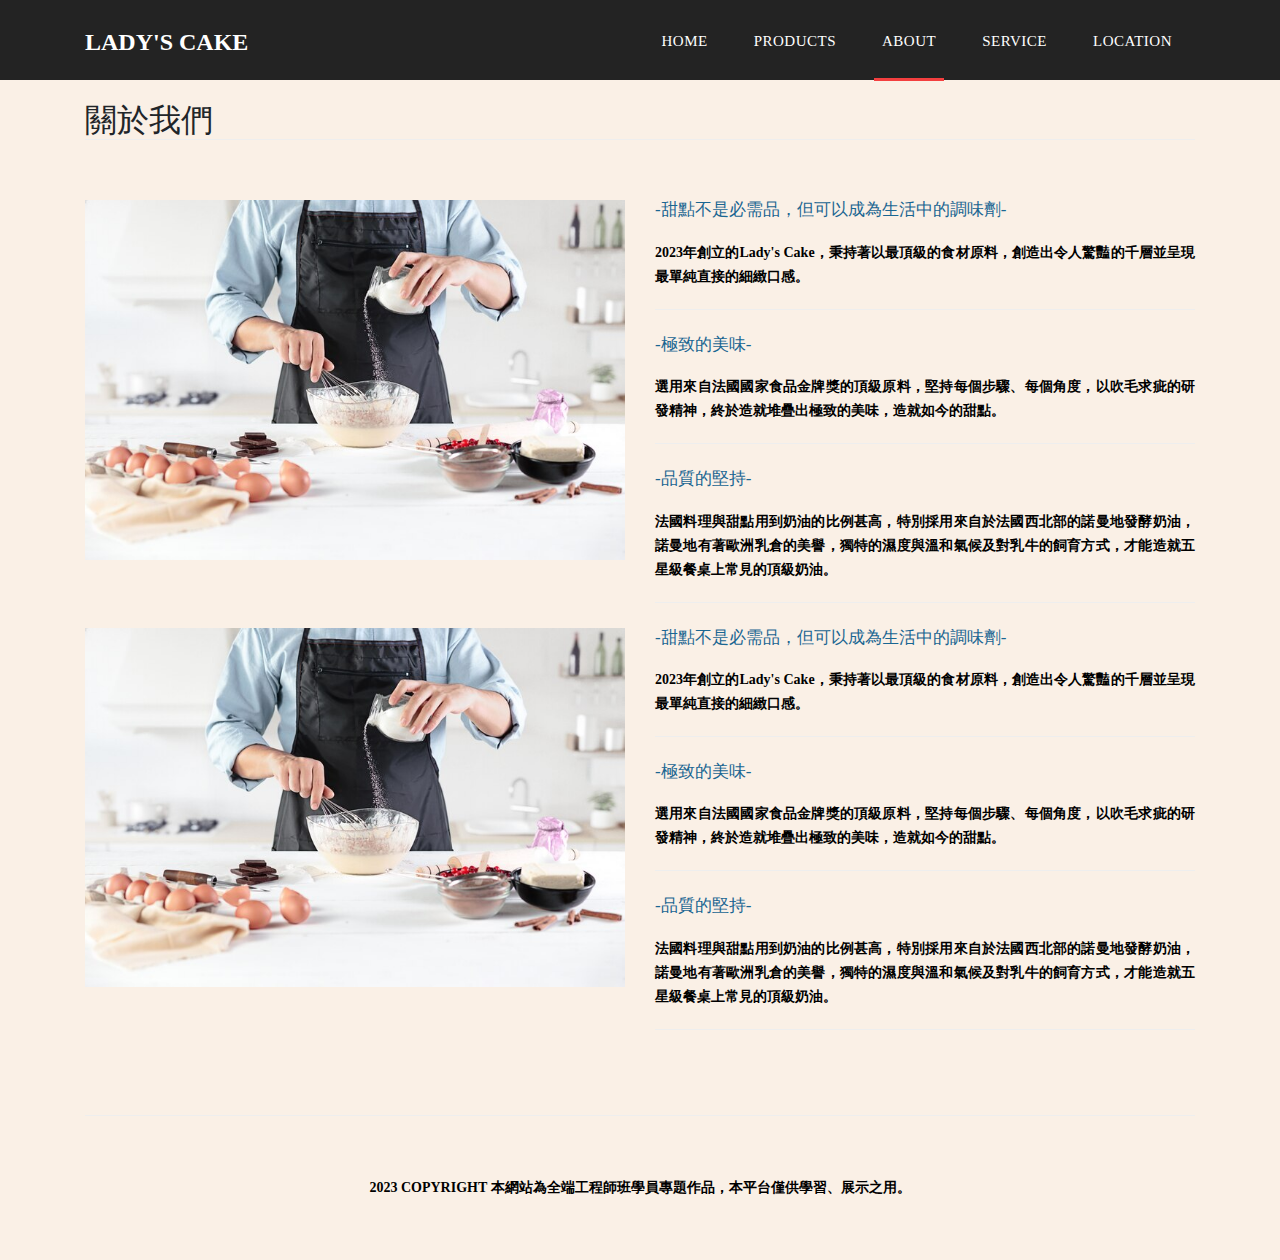
<file: about.html>
<!DOCTYPE html>
<html lang="en">

  <head>

    <meta charset="utf-8">
    <meta name="viewport" content="width=device-width, initial-scale=1.0">
    <meta name="description" content="">
    <meta name="author" content="">

    <title>Lady's Cake</title>

    <!-- Bootstrap core CSS -->
    <link href="bootstrap/css/bootstrap.min.css" rel="stylesheet">

    <!-- Additional CSS Files -->
    <link rel="stylesheet" href="css/fontawesome.css">
    <link rel="stylesheet" href="css/style.css">
    <link rel="stylesheet" href="css/owl.css">

  </head>

  <body>
    <!-- Header -->
    <header class="">
      <nav class="navbar navbar-expand-lg">
        <div class="container">
          <a class="navbar-brand" href="index.html"><h2>Lady's Cake</h2></a>
          <button class="navbar-toggler" type="button" data-toggle="collapse" data-target="#navbarTop" aria-controls="navbarTop" aria-expanded="false" aria-label="Toggle navigation">
            <span class="navbar-toggler-icon"></span>
          </button>
          
          <div class="collapse navbar-collapse" id="navbarTop">
            <ul class="navbar-nav ml-auto">
              <li class="nav-item">
                <a class="nav-link" href="index.html">HOME</a>
              </li> 
              <li class="nav-item">
                <a class="nav-link" href="products.html">PRODUCTS</a>
              </li>
              <li class="nav-item active">
                <a class="nav-link" href="about.html">ABOUT</a>
              </li>
              <li class="nav-item">
                <a class="nav-link" href="service.html">SERVICE</a>
              </li>
              <li class="nav-item">
                <a class="nav-link" href="location.html">LOCATION</a>
              </li>
            </ul>
          </div>
        </div>
      </nav>
    </header>

    <!-- Page Content -->
    <div class="header-text">
      <div class="container">
        <div class="row">
          <div class="col-md-12">
            <div class="text-content">
            </div>
          </div>
        </div>
      </div>
    </div>
    
    <div class="best-features about-features">
      <div class="container">
        <div class="row">
          <div class="col-md-12">
            <div class="section-heading">
              <h2>關於我們</h2>
            </div>
          </div>
          
          <div class="col-md-6">
            <div class="left-image">
              <img src="/images/cook.jpg" alt="">
            </div>
          </div>
          <div class="col-md-6">
            <div class="left-content">
              <h4>-甜點不是必需品，但可以成為生活中的調味劑-</h4>
              <p>2023年創立的Lady's Cake，秉持著以最頂級的食材原料，創造出令人驚豔的千層⁡並呈現最單純直接的細緻口感。</p>
              <h4>-極致的美味-</h4>
              <p>選用來自法國國家食品金牌獎的頂級原料，堅持每個步驟、每個角度，以吹毛求疵的研發精神，終於造就堆疊出極致的美味，造就如今的甜點。</p>
              <h4>-品質的堅持-</h4>
              <p>法國料理與甜點用到奶油的比例甚高，特別採用來自於法國西北部的諾曼地發酵奶油，諾曼地有著歐洲乳倉的美譽，獨特的濕度與溫和氣候及對乳牛的飼育方式，才能造就五星級餐桌上常見的頂級奶油。</p>
            </div>
          </div>
          <div class="col-md-6">
            <div class="right-image">
              <img src="/images/cook.jpg" alt="">
            </div>
          </div>
          <div class="col-md-6">
            <div class="left-content">
              <h4>-甜點不是必需品，但可以成為生活中的調味劑-</h4>
              <p>2023年創立的Lady's Cake，秉持著以最頂級的食材原料，創造出令人驚豔的千層⁡並呈現最單純直接的細緻口感。</p>
              <h4>-極致的美味-</h4>
              <p>選用來自法國國家食品金牌獎的頂級原料，堅持每個步驟、每個角度，以吹毛求疵的研發精神，終於造就堆疊出極致的美味，造就如今的甜點。</p>
              <h4>-品質的堅持-</h4>
              <p>法國料理與甜點用到奶油的比例甚高，特別採用來自於法國西北部的諾曼地發酵奶油，諾曼地有著歐洲乳倉的美譽，獨特的濕度與溫和氣候及對乳牛的飼育方式，才能造就五星級餐桌上常見的頂級奶油。</p>
            </div>
          </div>
        </div>
      </div>
    </div>


    
    <footer>
      <div class="container">
        <div class="row">
          <div class="col-md-12">
            <div class="inner-content">
              <p>2023 CopyRight 本網站為全端工程師班學員專題作品，本平台僅供學習、展示之用。</p>
            </div>
          </div>
        </div>
      </div>
    </footer>


    <!-- Bootstrap core JavaScript -->
    <script src="jquery/jquery.min.js"></script>
    <script src="bootstrap/js/bootstrap.bundle.min.js"></script>


    <!-- Additional Scripts -->
    <script src="js/custom.js"></script>
    <script src="js/owl.js"></script>
    <script src="js/slick.js"></script>
    <script src="js/isotope.js"></script>
    <script src="js/accordions.js"></script>
  </body>

</html>
</file>
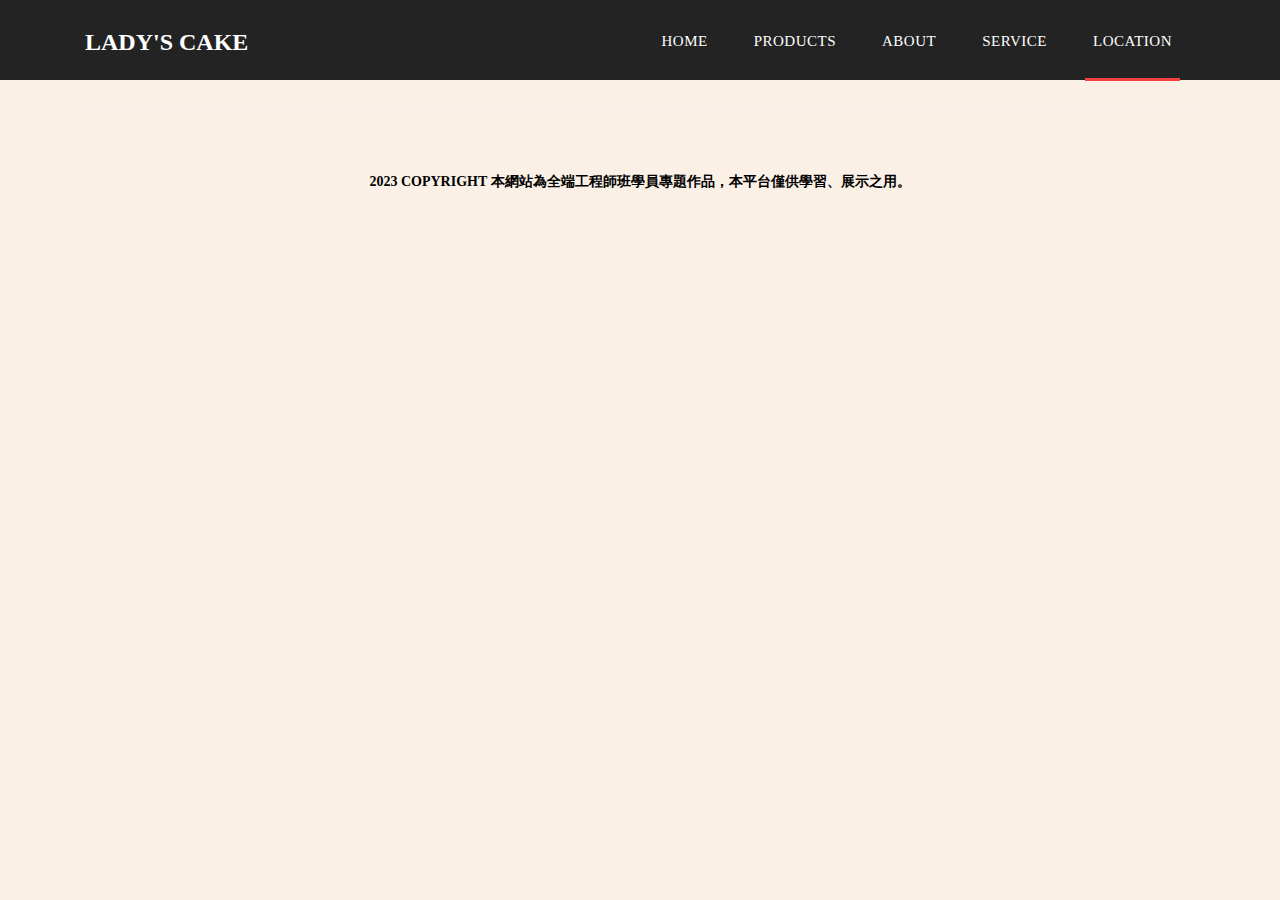
<file: location.html>
<!DOCTYPE html>
<html lang="en">

  <head>

    <meta charset="utf-8">
    <meta name="viewport" content="width=device-width, initial-scale=1.0">
    <meta name="description" content="">
    <meta name="author" content="">

    <title>Lady's Cake</title>

    <!-- Bootstrap core CSS -->
    <link href="bootstrap/css/bootstrap.min.css" rel="stylesheet">

    <!-- Additional CSS Files -->
    <link rel="stylesheet" href="css/fontawesome.css">
    <link rel="stylesheet" href="css/style.css">
    <link rel="stylesheet" href="css/owl.css">

  </head>

  <body>
    <!-- Header -->
    <header class="">
      <nav class="navbar navbar-expand-lg">
        <div class="container">
          <a class="navbar-brand" href="index.html"><h2>Lady's Cake</h2></a>
          <button class="navbar-toggler" type="button" data-toggle="collapse" data-target="#navbarTop" aria-controls="navbarTop" aria-expanded="false" aria-label="Toggle navigation">
            <span class="navbar-toggler-icon"></span>
          </button>
          
          <div class="collapse navbar-collapse" id="navbarTop">
            <ul class="navbar-nav ml-auto">
              <li class="nav-item">
                <a class="nav-link" href="index.html">HOME</a>
              </li> 
              <li class="nav-item">
                <a class="nav-link" href="products.html">PRODUCTS</a>
              </li>
              <li class="nav-item">
                <a class="nav-link" href="about.html">ABOUT</a>
              </li>
              <li class="nav-item">
                <a class="nav-link" href="service.html">SERVICE</a>
              </li>
              <li class="nav-item active">
                <a class="nav-link" href="location.html">LOCATION</a>
              </li>
              </li>
            </ul>
          </div>
        </div>
      </nav>
    </header>

    <!-- Page Content -->
    <div class="header-text">
      <div class="container">
        <div class="row">
          <div class="col-md-12">
            <div class="text-content">
            </div>
          </div>
        </div>
      </div>
    </div>
    <article>
        <h1>門市查詢</h1>
    </article>

    
    <footer>
      <div class="container">
        <div class="row">
          <div class="col-md-12">
            <div class="inner-content">
              <p>2023 CopyRight 本網站為全端工程師班學員專題作品，本平台僅供學習、展示之用。</p>
            </div>
          </div>
        </div>
      </div>
    </footer>


    <!-- Bootstrap core JavaScript -->
    <script src="jquery/jquery.min.js"></script>
    <script src="bootstrap/js/bootstrap.bundle.min.js"></script>


    <!-- Additional Scripts -->
    <script src="js/custom.js"></script>
    <script src="js/owl.js"></script>
    <script src="js/slick.js"></script>
    <script src="js/isotope.js"></script>
    <script src="js/accordions.js"></script>

  </body>

</html>
</file>
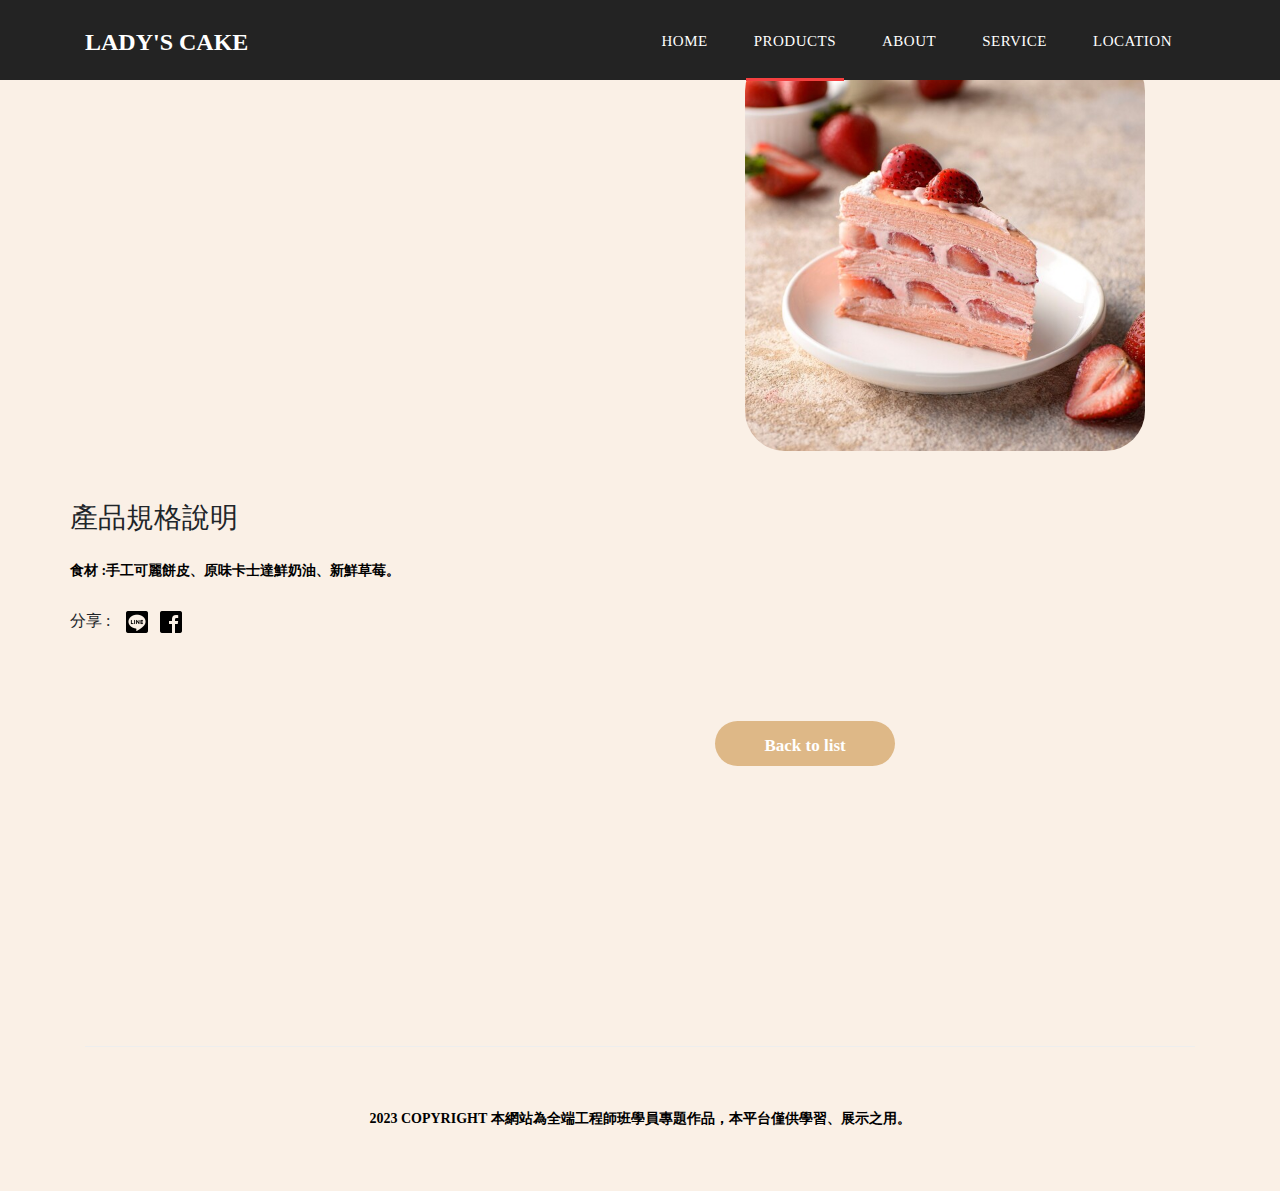
<file: mealpage.html>
<!DOCTYPE html>
<html lang="en">

<head>

    <meta charset="utf-8">
    <meta name="viewport" content="width=device-width, initial-scale=1.0">
    <meta name="description" content="">
    <meta name="author" content="">

    <title>Lady's Cake</title>

    <!-- Bootstrap core CSS -->
    <link href="../bootstrap/css/bootstrap.min.css" rel="stylesheet">
    <link href="https://cdn.jsdelivr.net/npm/bootstrap@5.3.2/dist/css/bootstrap.min.css" rel="stylesheet"
        integrity="sha384-T3c6CoIi6uLrA9TneNEoa7RxnatzjcDSCmG1MXxSR1GAsXEV/Dwwykc2MPK8M2HN" crossorigin="anonymous">
    <script src="https://cdn.jsdelivr.net/npm/bootstrap@5.3.2/dist/js/bootstrap.bundle.min.js"
        integrity="sha384-C6RzsynM9kWDrMNeT87bh95OGNyZPhcTNXj1NW7RuBCsyN/o0jlpcV8Qyq46cDfL"
        crossorigin="anonymous"></script>

    <link href='http://fonts.googleapis.com/css?family=Oswald:400,300,700' rel='stylesheet' type='text/css'>

    <!-- Additional CSS Files -->
    <link rel="stylesheet" href="../css/fontawesome.css">
    <link rel="stylesheet" href="../css/style.css">
    <link rel="stylesheet" href="../css/owl.css">

</head>

<body>
    <!-- Header -->
    <header class="">
        <nav class="navbar navbar-expand-lg">
            <div class="container">
                <a class="navbar-brand" href="index.html">
                    <h2>Lady's Cake</h2>
                </a>
                <button class="navbar-toggler" type="button" data-toggle="collapse" data-target="#navbarTop"
                    aria-controls="navbarTop" aria-expanded="false" aria-label="Toggle navigation">
                    <span class="navbar-toggler-icon"></span>
                </button>

                <div class="collapse navbar-collapse" id="navbarTop">
                    <ul class="navbar-nav ml-auto">
                        <li class="nav-item">
                            <a class="nav-link" href="index.html">HOME</a>
                        </li>
                        <li class="nav-item active">
                            <a class="nav-link" href="products.html">PRODUCTS</a>
                        </li>
                        <li class="nav-item">
                            <a class="nav-link" href="about.html">ABOUT</a>
                        </li>
                        <li class="nav-item">
                            <a class="nav-link" href="service.html">SERVICE</a>
                        </li>
                        <li class="nav-item">
                            <a class="nav-link" href="location.html">LOCATION</a>
                        </li>
                    </ul>
                </div>
            </div>
        </nav>
    </header>

    <!-- Page Content -->
    <div class="header-text">
        <div class="container">
            <div class="row">
                <div class="col-md-12">
                    <div class="text-content">
                    </div>
                </div>
            </div>
        </div>
    </div>

    <div class="container">
        <div class="adjust"></div>
        <div class="row">
            <div class="col-md-6 food-textbox">
                <div class="foodtext">
                    <h1>草莓千層</h1>
                </div>
            </div>

            <div class="col-md-6">
                <div class="food-pic">
                    <img src="../images/Strawberry cake.jpeg" alt="草莓千層" />
                </div>
            </div>
            <div>
                <h3>產品規格說明</h3>
                <br />
                <p>食材 :手工可麗餅皮、原味卡士達鮮奶油、新鮮草莓。</p>
                <br />
                <div class="share">
                    分享 : &nbsp;
                    <a href="https://line.me/tw/"><img src="/images/share-line.png" alt="line" /></a>
                    <a href="https://www.facebook.com/?locale=zh_TW"><img src="/images/share-fb.png" alt="fb" /></a>
                </div>
            </div>
            <a href="./products.html" class="back_button">Back to list</a>
        </div>
    </div>

    <!--
    Page Content
    <div class="container">
        <div class="adjust"></div>
        <div class="row">
            <div class="col-md-6 food-textbox">
                <div class="foodtext">
                    <h1>草莓千層</h1>
                </div>
            </div>

            <div class="col-md-6">
                <div class="food-pic">
                    <img src="images/Strawberry cake.jpeg" alt="草莓千層" />
                </div>
            </div>
            <div>
                <h3>產品規格說明</h3>
                <br/>
                <p>食材 :手工可麗餅皮、原味卡士達鮮奶油、新鮮草莓。</p>
                <br/>
                <div class="share">
                    分享 : &nbsp;
                    <a href="https://line.me/tw/"><img src="/images/share-line.png" alt="line" /></a>
                    <a href="https://www.facebook.com/?locale=zh_TW"><img src="/images/share-fb.png" alt="fb" /></a>
                </div>
            </div>
            <a href="./products.html" class="back_button">Back to list</a>
        </div>
    </div>
    -->

    <!--
    <main class="mealpage">
        <div class="food">
            <div class="food-pic">
                <img src="images/Strawberry cake.jpeg" alt="草莓千層" />
            </div>
            <div class="foodtext">
                <h1>草莓千層</h1>
            </div>
            <h3>產品規格說明</h3>
            <br/>
            <p>食材 :手工可麗餅皮、原味卡士達鮮奶油、新鮮草莓。</p>
            <br/>
            <div class="share">
                分享 : &nbsp;
                <a href="https://line.me/tw/"><img src="/images/share-line.png" alt="line" /></a>
                <a href="https://www.facebook.com/?locale=zh_TW"><img src="/images/share-fb.png" alt="fb" /></a>
            </div>
            <a href="./products.html" class="back_button">Back to list</a>
        </div>
    </main>
    -->

    <footer>
        <div class="container">
            <div class="row">
                <div class="col-md-12">
                    <div class="inner-content">
                        <p>2023 CopyRight 本網站為全端工程師班學員專題作品，本平台僅供學習、展示之用。</p>
                    </div>
                </div>
            </div>
        </div>
    </footer>


    <!-- Bootstrap core JavaScript -->
    <script src="../jquery/jquery.min.js"></script>
    <script src="../bootstrap/js/bootstrap.bundle.min.js"></script>


    <!-- Additional Scripts -->
    <script src="../js/custom.js"></script>
    <script src="../js/owl.js"></script>
    <script src="../js/slick.js"></script>
    <script src="../js/isotope.js"></script>
    <script src="../js/accordions.js"></script>


</body>

</html>
</file>
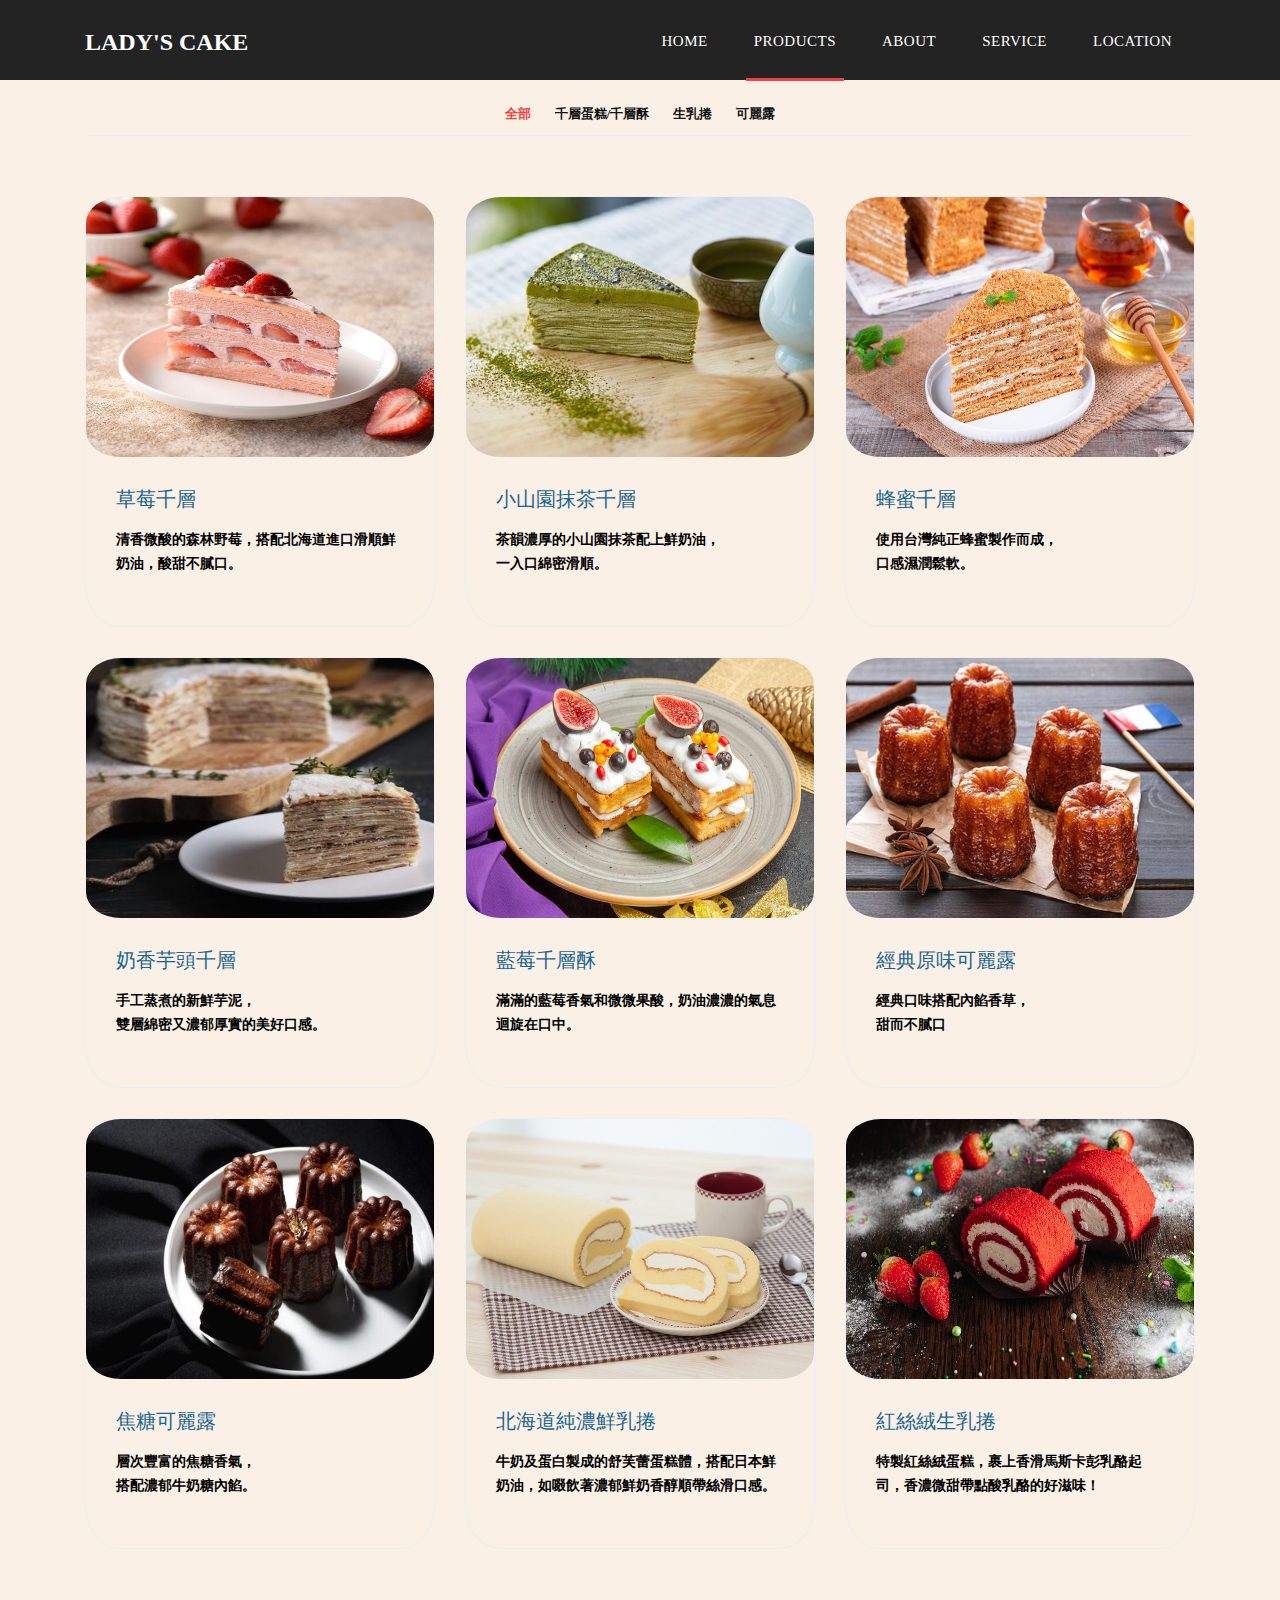
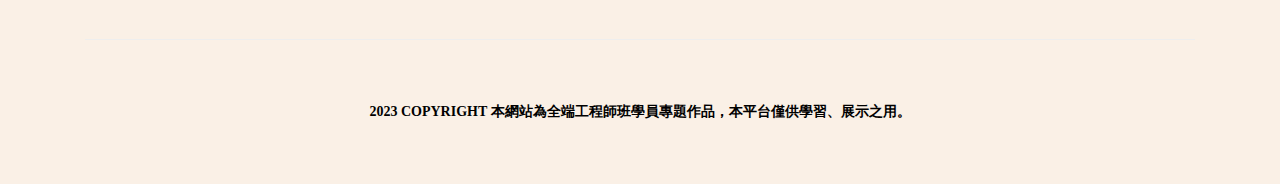
<file: products.html>
<!DOCTYPE html>
<html lang="en">

<head>

    <meta charset="utf-8">
    <meta name="viewport" content="width=device-width, initial-scale=1.0">
    <meta name="description" content="">
    <meta name="author" content="">

    <title>Lady's Cake</title>

    <!-- Bootstrap core CSS -->
    <link href="bootstrap/css/bootstrap.min.css" rel="stylesheet">

    <!-- Additional CSS Files -->
    <link rel="stylesheet" href="css/fontawesome.css">
    <link rel="stylesheet" href="css/style.css">
    <link rel="stylesheet" href="css/owl.css">

</head>

<body>
    <!-- Header -->
    <header class="">
        <nav class="navbar navbar-expand-lg">
            <div class="container">
                <a class="navbar-brand" href="index.html">
                    <h2>Lady's Cake</h2>
                </a>
                <button class="navbar-toggler" type="button" data-toggle="collapse" data-target="#navbarTop"
                    aria-controls="navbarTop" aria-expanded="false" aria-label="Toggle navigation">
                    <span class="navbar-toggler-icon"></span>
                </button>

                <div class="collapse navbar-collapse" id="navbarTop">
                    <ul class="navbar-nav ml-auto">
                        <li class="nav-item">
                            <a class="nav-link" href="index.html">HOME</a>
                        </li>
                        <li class="nav-item active">
                            <a class="nav-link" href="products.html">PRODUCTS</a>
                        </li>
                        <li class="nav-item">
                            <a class="nav-link" href="about.html">ABOUT</a>
                        </li>
                        <li class="nav-item">
                            <a class="nav-link" href="service.html">SERVICE</a>
                        </li>
                        <li class="nav-item">
                            <a class="nav-link" href="location.html">LOCATION</a>
                        </li>
                    </ul>
                </div>
            </div>
        </nav>
    </header>

    <!-- Page Content -->
    <div class="header-text">
        <div class="container">
            <div class="row">
                <div class="col-md-12">
                    <div class="text-content">
                    </div>
                </div>
            </div>
        </div>
    </div>


    <div class="products">
        <div class="container">
            <div class="row">
                <div class="col-md-12">
                    <div class="filters">
                        <ul>
                            <li class="active" data-filter="*">全部</li>
                            <li data-filter=".des">千層蛋糕/千層酥</li>
                            <li data-filter=".dev">生乳捲</li>
                            <li data-filter=".gra">可麗露</li>
                        </ul>
                    </div>
                </div>
                <div class="col-md-12">
                    <div class="filters-content">
                        <div class="row grid">
                            <div class="col-lg-4 col-md-4 all des">
                                <div class="product-item">
                                    <a href="./page/mealpage.html"><img src="/images/Strawberry cake.jpeg" alt=""></a>
                                    <div class="down-content">
                                        <a href="./page/mealpage.html">
                                            <h4>草莓千層</h4>
                                        </a>
                                        <p>清香微酸的森林野莓，搭配北海道進口滑順鮮奶油，酸甜不膩口。</p>
                                    </div>
                                </div>
                            </div>
                            <div class="col-lg-4 col-md-4 all des">
                                <div class="product-item">
                                    <a href="#"><img src="/images/Matcha cake.jpg" alt=""></a>
                                    <div class="down-content">
                                        <a href="#">
                                            <h4>小山園抹茶千層</h4>
                                        </a>
                                        <p>茶韻濃厚的小山園抹茶配上鮮奶油，<br>一入口綿密滑順。</p>
                                    </div>
                                </div>
                            </div>
                            <div class="col-lg-4 col-md-4 all des">
                                <div class="product-item">
                                    <a href="#"><img src="/images/Honey cake.avif" alt=""></a>
                                    <div class="down-content">
                                        <a href="#">
                                            <h4>蜂蜜千層</h4>
                                        </a>
                                        <p>使用台灣純正蜂蜜製作而成，<br>口感濕潤鬆軟。</p>
                                    </div>
                                </div>
                            </div>
                            <div class="col-lg-4 col-md-4 all des">
                                <div class="product-item">
                                    <a href="#"><img src="/images/Taro cake.jpg" alt=""></a>
                                    <div class="down-content">
                                        <a href="#">
                                            <h4>奶香芋頭千層</h4>
                                        </a>
                                        <p>手工蒸煮的新鮮芋泥，<br>雙層綿密又濃郁厚實的美好口感。</p>
                                    </div>
                                </div>
                            </div>
                            <div class="col-lg-4 col-md-4 all des">
                                <div class="product-item">
                                    <a href="#"><img src="/images/Blueberry millefeuille.jpg" alt=""></a>
                                    <div class="down-content">
                                        <a href="#">
                                            <h4>藍莓千層酥</h4>
                                        </a>
                                        <p>滿滿的藍莓香氣和微微果酸，奶油濃濃的氣息迴旋在口中。</p>
                                    </div>
                                </div>
                            </div>
                            <div class="col-lg-4 col-md-4 all gra">
                                <div class="product-item">
                                    <a href="#"><img src="/images/Original Kelilu.jpg" alt=""></a>
                                    <div class="down-content">
                                        <a href="#">
                                            <h4>經典原味可麗露</h4>
                                        </a>
                                        <p>經典口味搭配內餡香草，<br>甜而不膩口</p>
                                    </div>
                                </div>
                            </div>
                            <div class="col-lg-4 col-md-4 all gra">
                                <div class="product-item">
                                    <a href="#"><img src="/images/Chocolate Kelilu.jpg" alt=""></a>
                                    <div class="down-content">
                                        <a href="#">
                                            <h4>焦糖可麗露</h4>
                                        </a>
                                        <p>層次豐富的焦糖香氣，<br>搭配濃郁牛奶糖內餡。</p>
                                    </div>
                                </div>
                            </div>
                            <div class="col-lg-4 col-md-4 all dev">
                                <div class="product-item">
                                    <a href="#"><img src="/images/Fresh Cream Swiss Roll.jpg" alt=""></a>
                                    <div class="down-content">
                                        <a href="#">
                                            <h4>北海道純濃鮮乳捲</h4>
                                        </a>
                                        <p>牛奶及蛋白製成的舒芙蕾蛋糕體，搭配日本鮮奶油，如啜飲著濃郁鮮奶香醇順帶絲滑口感。</p>
                                    </div>
                                </div>
                            </div>
                            <div class="col-lg-4 col-md-4 all dev">
                                <div class="product-item">
                                    <a href="#"><img src="/images/red velvet Cream Swiss Roll.jpg" alt=""></a>
                                    <div class="down-content">
                                        <a href="#">
                                            <h4>紅絲絨生乳捲</h4>
                                        </a>
                                        <p>特製紅絲絨蛋糕，裹上香滑馬斯卡彭乳酪起司，香濃微甜帶點酸乳酪的好滋味！</p>
                                    </div>
                                </div>
                            </div>
                        </div>
                    </div>
                </div>
            </div>
        </div>
    </div>


    <footer>
        <div class="container">
            <div class="row">
                <div class="col-md-12">
                    <div class="inner-content">
                        <p>2023 CopyRight 本網站為全端工程師班學員專題作品，本平台僅供學習、展示之用。</p>
                    </div>
                </div>
            </div>
        </div>
    </footer>


    <!-- Bootstrap core JavaScript -->
    <script src="jquery/jquery.min.js"></script>
    <script src="bootstrap/js/bootstrap.bundle.min.js"></script>


    <!-- Additional Scripts -->
    <script src="js/custom.js"></script>
    <script src="js/owl.js"></script>
    <script src="js/slick.js"></script>
    <script src="js/isotope.js"></script>
    <script src="js/accordions.js"></script>


</body>

</html>
</file>
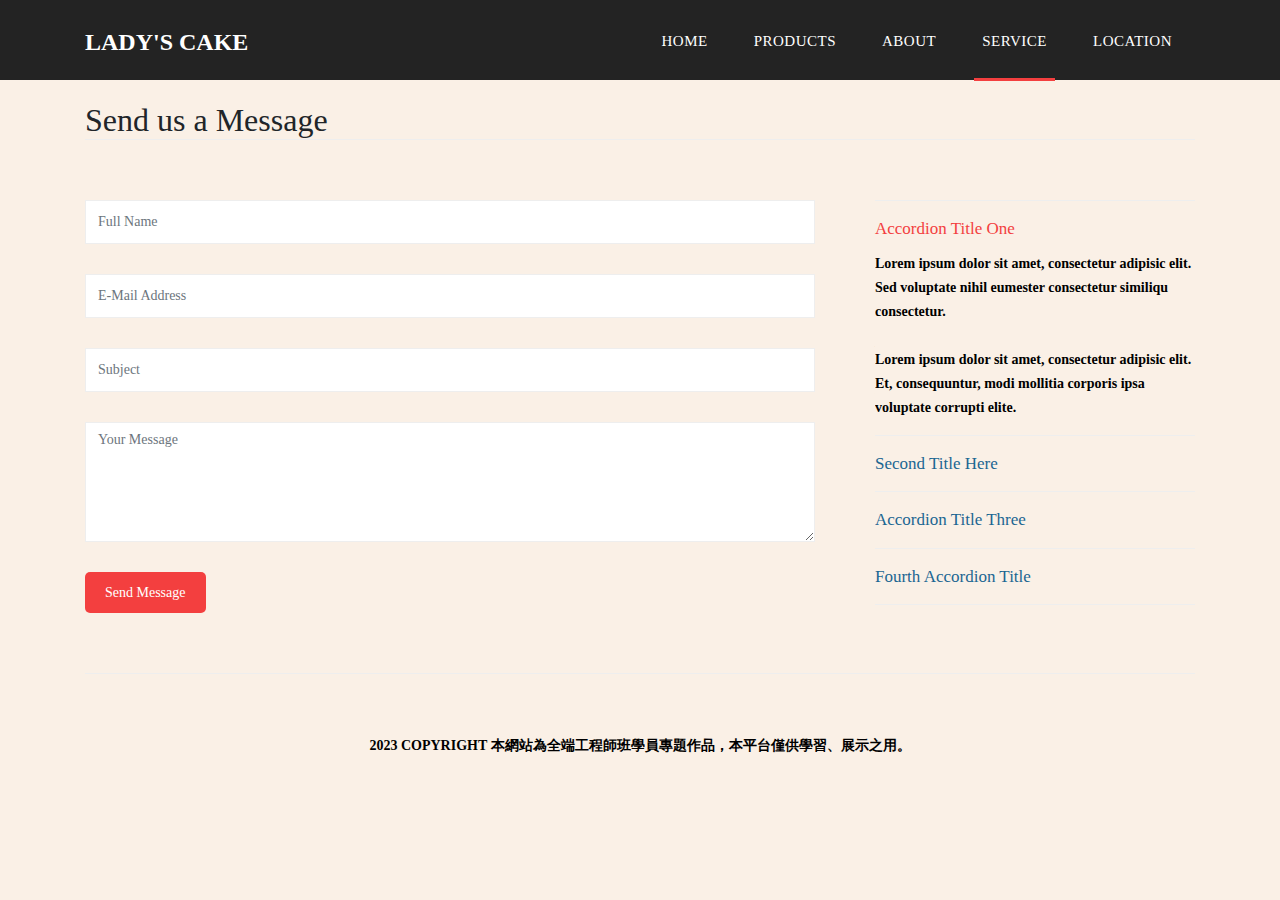
<file: service.html>
<!DOCTYPE html>
<html lang="en">

  <head>

    <meta charset="utf-8">
    <meta name="viewport" content="width=device-width, initial-scale=1.0">
    <meta name="description" content="">
    <meta name="author" content="">

    <title>Lady's Cake</title>

    <!-- Bootstrap core CSS -->
    <link href="bootstrap/css/bootstrap.min.css" rel="stylesheet">

    <!-- Additional CSS Files -->
    <link rel="stylesheet" href="css/fontawesome.css">
    <link rel="stylesheet" href="css/style.css">
    <link rel="stylesheet" href="css/owl.css">

  </head>

  <body>
    <!-- Header -->
    <header class="">
      <nav class="navbar navbar-expand-lg">
        <div class="container">
          <a class="navbar-brand" href="index.html"><h2>Lady's Cake</h2></a>
          <button class="navbar-toggler" type="button" data-toggle="collapse" data-target="#navbarTop" aria-controls="navbarTop" aria-expanded="false" aria-label="Toggle navigation">
            <span class="navbar-toggler-icon"></span>
          </button>
          
          <div class="collapse navbar-collapse" id="navbarTop">
            <ul class="navbar-nav ml-auto">
              <li class="nav-item">
                <a class="nav-link" href="index.html">HOME</a>
              </li> 
              <li class="nav-item">
                <a class="nav-link" href="products.html">PRODUCTS</a>
              </li>
              <li class="nav-item">
                <a class="nav-link" href="about.html">ABOUT</a>
              </li>
              <li class="nav-item active">
                <a class="nav-link" href="service.html">SERVICE</a>
              </li>
              <li class="nav-item">
                <a class="nav-link" href="location.html">LOCATION</a>
              </li>
            </ul>
          </div>
        </div>
      </nav>
    </header>

    <!-- Page Content -->
    <div class="header-text">
      <div class="container">
        <div class="row">
          <div class="col-md-12">
            <div class="text-content">
            </div>
          </div>
        </div>
      </div>
    </div>    
    <div class="send-message">
      <div class="container">
        <div class="row">
          <div class="col-md-12">
            <div class="section-heading">
              <h2>Send us a Message</h2>
            </div>
          </div>
          <div class="col-md-8">
            <div class="contact-form">
              <form id="contact" action="" method="post">
                <div class="row">
                  <div class="col-lg-12 col-md-12 col-sm-12">
                    <fieldset>
                      <input name="name" type="text" class="form-control" id="name" placeholder="Full Name" required="">
                    </fieldset>
                  </div>
                  <div class="col-lg-12 col-md-12 col-sm-12">
                    <fieldset>
                      <input name="email" type="text" class="form-control" id="email" placeholder="E-Mail Address" required="">
                    </fieldset>
                  </div>
                  <div class="col-lg-12 col-md-12 col-sm-12">
                    <fieldset>
                      <input name="subject" type="text" class="form-control" id="subject" placeholder="Subject" required="">
                    </fieldset>
                  </div>
                  <div class="col-lg-12">
                    <fieldset>
                      <textarea name="message" rows="6" class="form-control" id="message" placeholder="Your Message" required=""></textarea>
                    </fieldset>
                  </div>
                  <div class="col-lg-12">
                    <fieldset>
                      <button type="submit" id="form-submit" class="filled-button">Send Message</button>
                    </fieldset>
                  </div>
                </div>
              </form>
            </div>
          </div>
          <div class="col-md-4">
            <ul class="accordion">
              <li>
                  <a>Accordion Title One</a>
                  <div class="content">
                      <p>Lorem ipsum dolor sit amet, consectetur adipisic elit. Sed voluptate nihil eumester consectetur similiqu consectetur.<br><br>Lorem ipsum dolor sit amet, consectetur adipisic elit. Et, consequuntur, modi mollitia corporis ipsa voluptate corrupti elite.</p>
                  </div>
              </li>
              <li>
                  <a>Second Title Here</a>
                  <div class="content">
                      <p>Lorem ipsum dolor sit amet, consectetur adipisic elit. Sed voluptate nihil eumester consectetur similiqu consectetur.<br><br>Lorem ipsum dolor sit amet, consectetur adipisic elit. Et, consequuntur, modi mollitia corporis ipsa voluptate corrupti elite.</p>
                  </div>
              </li>
              <li>
                  <a>Accordion Title Three</a>
                  <div class="content">
                      <p>Lorem ipsum dolor sit amet, consectetur adipisic elit. Sed voluptate nihil eumester consectetur similiqu consectetur.<br><br>Lorem ipsum dolor sit amet, consectetur adipisic elit. Et, consequuntur, modi mollitia corporis ipsa voluptate corrupti elite.</p>
                  </div>
              </li>
              <li>
                  <a>Fourth Accordion Title</a>
                  <div class="content">
                      <p>Lorem ipsum dolor sit amet, consectetur adipisic elit. Sed voluptate nihil eumester consectetur similiqu consectetur.<br><br>Lorem ipsum dolor sit amet, consectetur adipisic elit. Et, consequuntur, modi mollitia corporis ipsa voluptate corrupti elite.</p>
                  </div>
              </li>
            </ul>
          </div>
        </div>
      </div>
    </div>
    
    <footer>
      <div class="container">
        <div class="row">
          <div class="col-md-12">
            <div class="inner-content">
              <p>2023 CopyRight 本網站為全端工程師班學員專題作品，本平台僅供學習、展示之用。</p>
            </div>
          </div>
        </div>
      </div>
    </footer>


    <!-- Bootstrap core JavaScript -->
    <script src="jquery/jquery.min.js"></script>
    <script src="bootstrap/js/bootstrap.bundle.min.js"></script>


    <!-- Additional Scripts -->
    <script src="js/custom.js"></script>
    <script src="js/owl.js"></script>
    <script src="js/slick.js"></script>
    <script src="js/isotope.js"></script>
    <script src="js/accordions.js"></script>

  </body>

</html>
</file>
<file: css/style.css>
body {
	font-family:微軟正黑體!important;
	overflow-x: hidden;
	text-rendering: optimizeLegibility;
	background-color: #faf0e6;
}

p {
	margin-bottom: 0px;
	font-size: 14px;
	font-weight: 600;
	color: #000;
	line-height: 24px;
}
a {
	text-decoration: none!important;
}
ul {
	padding: 0;
	margin: 0;
	list-style: none;
}

h1,h2,h3,h4,h5,h6 {
	margin: 0px;
}


a.filled-button {
	background-color: #f33f3f;
	color: #fff;
	font-size: 14px;
	text-transform: capitalize;
	font-weight: 300;
	padding: 10px 20px;
	border-radius: 5px;
	display: inline-block;
	transition: all 0.3s;
}

a.filled-button:hover {
	color: #fff;
}

.section-heading {
	text-align: left;
	margin-bottom: 60px;
	border-bottom: 1px solid #eee;
}

.products-heading {
	background-image: url(../images/Macaron.jpg);
}

.page-heading {
	padding: 400px 0px 130px 0px;
	text-align: center;
	background-position: center center;
	background-repeat: no-repeat;
	background-size: cover;
}

.page-heading .text-content h4 {
	color: #f33f3f;
	font-size: 22px;
	text-transform: uppercase;
	font-weight: 700;
	margin-bottom: 15px;
}

.page-heading .text-content h2 {
	color: #fff;
	font-size: 62px;
	text-transform: uppercase;
	letter-spacing: 5px;
}

#preloader {
  overflow: hidden;
  background: #f33f3f;
  left: 0;
  right: 0;
  top: 0;
  bottom: 0;
  position: fixed;
  z-index: 9999999;
  color: #fff;
}


/* Header Style */
header {
	position: absolute;
	z-index: 99999;
	width: 100%;
	height: 80px;
	background-color: #232323;
}
header .navbar {
	padding: 17px 0px;
}
.background-header .navbar {
	padding: 17px 0px;
}
.background-header {
	top: 0;
	position: fixed;
	background-color: #fff!important;
	box-shadow: 0px 1px 10px rgba(0,0,0,0.1);
}
.background-header .navbar-brand h2 {
	color: #121212!important;
}
.background-header .navbar-nav a.nav-link {
	color: #1e1e1e!important;
}

.navbar .navbar-brand {
	float: 	left;
	margin-top: -12px;
	outline: none;
}

.text-p{
	margin-bottom: 0px;
	font-family:'Courier New', Courier, monospace;
	font-style: oblique;
	font-size: 30px;
	font-weight: 100;
	color: #f7f3f3;
	text-align: right;

}

.navbar .navbar-brand h2 {
	color: #fff;
	text-transform: uppercase;
	font-size: 24px;
	font-weight: 700;
	-webkit-transition: all .3s ease 0s;
    -moz-transition: all .3s ease 0s;
    -o-transition: all .3s ease 0s;
    transition: all .3s ease 0s;
}
.navbar .navbar-brand h2 em {
	font-style: normal;
	color: #f33f3f;
}

.navbar-collapse {
	text-align: center;
}
.navbar .navbar-nav .nav-item {
	margin: 0px 15px;
}
.navbar .navbar-nav a.nav-link {
	text-transform: capitalize;
	font-size: 15px;
	font-weight: 500;
	letter-spacing: 0.5px;
	color: #fff;
	transition: all 0.5s;
	margin-top: 5px;
}
.navbar .navbar-nav .nav-link:hover,
.navbar .navbar-nav .active>.nav-link,
.navbar .navbar-nav .nav-link.active,
.navbar .navbar-nav .nav-link.show,
.navbar .navbar-nav .show>.nav-link {
	color: #fff;
	padding-bottom: 25px;
	border-bottom: 3px solid #f33f3f;
}
.navbar .navbar-toggler-icon {
	background-image: none;
}
.navbar .navbar-toggler {
	border-color: #fff;
	background-color: #fff;	
	height: 36px;
	outline: none;
	border-radius: 0px;
	position: absolute;
	right: 30px;
	top: 20px;
}
.navbar .navbar-toggler-icon:after {
	content: '\f0c9';
	color: #f33f3f;
	font-size: 18px;
	line-height: 26px;
	font-family: 'FontAwesome';
}



/* Banner Style */
.banner {
	position: relative;
	text-align: center;
	padding-top: 80px;
}

.banner-item-01 {
	padding: 300px 0px;
	background-image: url(../images/slide_01.jpg);
	background-size: cover;
	background-repeat: no-repeat;
	background-position: center center;
}

.banner-item-02 {
	padding: 300px 0px;
	background-image: url(../images/slide_02.jpg);
	background-size: cover;
	background-repeat: no-repeat;
	background-position: center center;
}

.banner-item-03 {
	padding: 300px 0px;
	background-image: url(../images/slide_03.jpg);
	background-size: cover;
	background-repeat: no-repeat;
	background-position: center center;
}

.banner .banner-item {
	max-height: 600px;
}

.banner .text-content {
	position: absolute;
	top: 50%;
	transform: translateY(-50%);
	text-align: center;
	width: 100%;
}

.banner .text-content h4 {
	color: #f33f3f;
	font-size: 22px;
	text-transform: uppercase;
	font-weight: 700;
	margin-bottom: 15px;
}

.banner .text-content h2 {
	color: #fff;
	font-size: 62px;
	text-transform: uppercase;
	letter-spacing: 5px;
}

.owl-banner .owl-dots .owl-dot {
  border-radius: 3px;
}
.owl-banner .owl-dots {
    display: -webkit-box;
    display: -webkit-flex;
    display: -ms-flexbox;
    display: flex;
    justify-content: center;
    position: absolute;
    left: 50%;
    transform: translateX(-50%);
    bottom: 30px;
}
.owl-banner .owl-dots .owl-dot {
    width: 10px;
    height: 10px;
    border-radius: 50%;
    margin: 0 10px;
    background-color: #fff;
    opacity: 0.5;
}
.owl-banner .owl-dots .owl-dot:focus {
    outline: none
}
.owl-banner .owl-dots .owl-dot.active {
    background-color: #fff;
    opacity: 1;
}



/* Latest Produtcs */

.latest-products {
	margin-top: 100px;
}

.latest-products .section-heading a {
	float: right;
	margin-top: -35px;
	text-transform: uppercase;
	font-size: 13px;
	font-weight: 700;
	color: #f33f3f;
}

.product-item {
	border: 1px solid #eee;
	margin-bottom: 30px;
	border-radius: 10%;
}

.product-item .down-content {
	padding: 30px;
	position: relative;
}

.product-item img {
  width: 100%;
  height: 260px;
  display:flex;
  justify-content: center;
  align-items: center;
  border-radius: 10%;
}

.product-item .down-content h4 {
	font-size: 20px;
	color: #1a6692;
	margin-bottom: 17px;
}

.product-item .down-content h6 {
	position: absolute;
	top: 30px;
	right: 30px;
	font-size: 18px;
	color: #121212;
}

.product-item .down-content p {
	margin-bottom: 20px;
}

.product-item .down-content ul li {
	display: inline-block;
}

.product-item .down-content ul li i {
	color: #f33f3f;
	font-size: 14px;
}

.product-item .down-content span {
	position: absolute;
	right: 30px;
	bottom: 30px;
	font-size: 13px;
	color: #f33f3f;
	font-weight: 500;
}




/* Best Features */

.about-features {
	margin-top: 100px!important;
}

.about-features p {
	border-bottom: 1px solid #eee;
	padding-bottom: 20px;
}

.about-features .container .row {
	padding-bottom: 0px!important;
	border-bottom: none!important;
}

.best-features {
	margin-top: 50px;
}

.best-features .container .row {
	border-bottom: 1px solid #eee;
	padding-bottom: 60px;
}

.best-features img {
	width: 100%;
	overflow: hidden;
}

.best-features h4 {
	font-size: 17px;
	color: #1a6692;
	margin-bottom: 20px;
}

.best-features ul.featured-list li {
	display: block;
	margin-bottom: 10px;
}

.best-features p {
	margin-bottom: 25px;
}

.best-features ul.featured-list li a {
	font-size: 14px;
	color: #4a4a4a;
	font-weight: 300;
	transition: all .3s;
	position: relative;
	padding-left: 13px;
}

.best-features ul.featured-list li a:before {
	content: '';
	width: 5px;
	height: 5px;
	display: inline-block;
	background-color: #4a4a4a;
	position: absolute;
	left: 0;
	transition: all .3s;
	top: 8px;
}

.best-features ul.featured-list li a:hover {
	color: #f33f3f;
}

.best-features ul.featured-list li a:hover::before {
	background-color: #f33f3f;
}

.best-features .filled-button {
	margin-top: 20px;
}

.card{
	width: 18rem;
	border: 10px solid #faf0e6;
	margin-bottom: 30px;
}

.left-content p{
	text-align: justify;
	text-justify:inter-ideograph;
}


/* Call To Action */

.call-to-action .inner-content {
	margin-top: 60px;
	padding: 30px;
	background-color: #f7f7f7;
	border-radius: 5px;
}

.call-to-action .inner-content h4 {
	font-size: 17px;
	color: #1a6692;
	margin-bottom: 15px;
}

.call-to-action .inner-content em {
	font-style: normal;
	font-weight: 700;
}

.call-to-action .inner-content .col-md-4 {
	text-align: right;
}

.call-to-action .inner-content .filled-button {
	margin-top: 12px;
}




/* Footer */

footer {
	text-align: center;
}

footer .inner-content {
	border-top: 1px solid #eee;
	margin-top: 60px;
	padding: 60px 0px;
}

footer .inner-content p {
	text-transform: uppercase;
}

footer .inner-content p a {
	color: #f33f3f;
	margin-left: 3px;
}




/* Product Page */

.products {
	margin-top: 100px;
}

.products .filters {
	text-align: center;
	border-bottom: 1px solid #eee;
	padding-bottom: 10px;
	margin-bottom: 60px;
}

.products .filters li {
	text-transform: uppercase;
	font-size: 13px;
	font-weight: 700;
	color: #121212;
	display: inline-block;
	margin: 0px 10px;
	transition: all .3s;
	cursor: pointer;
}

.products .filters ul li.active,
.products .filters ul li:hover {
  color: #f33f3f;
}

.products ul.pages {
	margin-top: 30px;
	text-align: center;
}

.products ul.pages li {
	display: inline-block;
	margin: 0px 2px;
}

.products ul.pages li a {
	width: 44px;
	height: 44px;
	display: inline-block;
	line-height: 42px;
	border: 1px solid #eee;
	font-size: 15px;
	font-weight: 700;
	color: #121212;
	transition: all .3s;
}

.products ul.pages li a:hover,
.products ul.pages li.active a {
	background-color: #f33f3f;
	border-color: #f33f3f;
	color: #fff;
}

.food{
	width: 950px;
    margin: 25px auto;
	overflow: hidden;
}

.food-pic{
	width: 500px;
	float:right;/* 圖片在右邊 */
	padding: 50px;
}

.food-pic img{
	display: block;
	max-width: 100%;
	height: auto;
	border-radius: 10%;
}

.foodtext{
	float: left;  /* 文字在左邊 */
	width: 430px;
	padding: 20px 20px 0px 0px;
}

.back_button {
	display: block;
	margin: 220px auto;
	text-align: center;
	width: 180px;
	height: 45px;
	line-height: 49px;
	background-color: #deb887;
	border-radius: 50px;
	color: #fff;
	font-weight: 600;
	font-size: 17px;
	transition: all 0.5s ease;
  }

main.mealpage h1{
    font-size: 55px;
	padding: 75px;
    color: #1e1e1e;
}

main.mealpage h3{
	margin-bottom: 0px;
	font-size: 30px;
    color: #1e1e1e;
}

main.mealpage p{
	margin-bottom: 0px;
	font-size: 16px;
	font-weight: 600;
	color: #696969;
	line-height: 24px;
}


/* Services */

.services {
	background-image: url(../images/services-bg.jpg);
	background-position: center center;
	background-repeat: no-repeat;
	background-size: cover;
	background-attachment: fixed;
	padding: 100px 0px;
}

.services .service-item {
	text-align: center;
}

.services .service-item .icon {
	background-color: #f7f7f7;
	padding: 40px;
}

.services .service-item .icon i {
	width: 100px;
	height: 100px;
	display: inline-block;
	text-align: center;
	line-height: 100px;
	background-color: #f33f3f;
	color: #fff;
	font-size: 32px;
}

.services .service-item .down-content {
	background-color: #fff;
	padding: 40px 30px;
}

.services .service-item .down-content h4 {
	font-size: 17px;
	color: #1a6692;
	margin-bottom: 20px;
}

.services .service-item .down-content p {
	margin-bottom: 25px;
}




/* Clients */

.happy-clients {
	margin-top: 100px;
	margin-bottom: 40px;
}

.happy-clients .client-item img {
	max-width: 100%;
	overflow: hidden;
	transition: all .3s;
	cursor: pointer;
}

.happy-clients .client-item img:hover {
	opacity: 0.8;
}




/* Find Us */

.find-us {
	margin-top: 100px;
}

.find-us p {
	border-bottom: 1px solid #eee;
	padding-bottom: 30px;
	margin-bottom: 30px;
}

.find-us h4 {
	font-size: 17px;
	color: #1a6692;
	margin-bottom: 20px;
}

.find-us .left-content {
	margin-left: 30px;
}



/* Send Message */

.send-message {
	margin-top: 100px;
}

.contact-form input {
	font-size: 14px;
	width: 100%;
	height: 44px;
	display: inline-block;
	line-height: 42px;
	border: 1px solid #eee;
	border-radius: 0px;
	margin-bottom: 30px;
}

.contact-form input:focus {
	box-shadow: none;
	border: 1px solid #eee;
}

.contact-form textarea {
	font-size: 14px;
	width: 100%;
	min-width: 100%;
	min-height: 120px;
	height: 120px;
	max-height: 180px;
	border: 1px solid #eee;
	border-radius: 0px;
	margin-bottom: 30px;
}

.contact-form textarea:focus {
	box-shadow: none;
	border: 1px solid #eee;
}

.contact-form button.filled-button {
	background-color: #f33f3f;
	color: #fff;
	font-size: 14px;
	text-transform: capitalize;
	font-weight: 300;
	padding: 10px 20px;
	border-radius: 5px;
	display: inline-block;
	transition: all 0.3s;
	border: none;
	outline: none;
	cursor: pointer;
}

.contact-form button.filled-button:hover {
	background-color: #121212;
	color: #fff;
}

.accordion {
	margin-left: 30px;
}

.accordion a {
	cursor: pointer;
	font-size: 17px;
	color: #1a6692!important;
	margin-bottom: 20px;
	transition: all .3s;
}

.accordion a:hover {
	color: #f33f3f!important;
}

.accordion a.active {
  color: #f33f3f!important;
}

.accordion li .content {
  display: none;
  margin-top: 10px;
}

.accordion li:first-child {
	border-top: 1px solid #eee;
}

.accordion li {
	border-bottom: 1px solid #eee;
	padding: 15px 0px;
}

/* Responsive Style */
@media (max-width: 1024px) {
	.banner .text-content {
		width: 90%;
		margin-left: 5%;
	}
	.banner .text-content h4 {
		font-size: 22px;
	}

	.banner .text-content h2 {
		font-size: 36px;
		letter-spacing: 0.5px;
	}
	.banner-item-01,
	.banner-item-02,
	.banner-item-03 {
		padding: 180px 0px;
	}
	.page-heading .text-content h4 {
		font-size: 22px;
	}

	.page-heading .text-content h2 {
		font-size: 36px;
		letter-spacing: 0.5px;
	}
	.latest-products .section-heading a {
		float: none;
		margin-top: 0px;
		display: block;
		margin-bottom: 20px;
	}
	.product-item .down-content h4 {
		margin-bottom: 20px!important;
	}
	.product-item .down-content h6 {
		position: absolute!important;
		top: 30px!important;
		right: 30px!important;
	}
	.product-item .down-content span {
		position: absolute!important;
		right: 30px!important;
		bottom: 30px!important;
	}
	.best-features .left-content {
		margin-bottom: 30px;
	}
	.call-to-action .inner-content {
		text-align: center;
	}
	.call-to-action .inner-content .filled-button {
		text-align: center;
		width: 100%;
		margin-top: 20px;
	}
	.about-features img {
		margin-bottom: 30px;
	}
	.service-item {
		margin-bottom: 30px;
	}
	.find-us #map {
		margin-bottom: 30px;
	}
	.find-us .left-content {
		margin-left: 0px;
	}
	.send-message .accordion {
		margin-top: 30px;
		margin-left: 0px;
	}
}

@media (max-width: 1024px) {
	.navbar .navbar-brand {
		position: absolute;
		left: 30px;
		top: 32px;
	}
	.navbar .navbar-brand {
		width: auto;
	}
	.navbar:after {
		display: none;
	}
	#navbarTop {
	    position: absolute;
	    top: 80px;
	    left: 0;
	    width: 100%;
	    text-align: center;
	    background-color: #fff;
	    box-shadow: 0px 10px 10px black;
	}
	.navbar .navbar-nav .nav-item {
		border-bottom: 1px solid #eee;
	}
	.navbar .navbar-nav .nav-item:last-child {
		border-bottom: none;
	}
	.navbar .navbar-nav a.nav-link {
		padding: 15px 0px;
		color: #1e1e1e!important;
	}
	.navbar .navbar-nav .nav-link:hover,
	.navbar .navbar-nav .active>.nav-link,
	.navbar .navbar-nav .nav-link.active,
	.navbar .navbar-nav .nav-link.show,
	.navbar .navbar-nav .show>.nav-link {
		color: #f33f3f!important;
		border-bottom: none!important;
		padding-bottom: 15px;
	}
	.product-item .down-content h4 {
		margin-bottom: 10px;
	}
	.product-item .down-content h6 {
		position: relative;
		top: 0;
		right: 0;
		margin-bottom: 20px;
	}
	.product-item .down-content span {
		position: relative;
		right: 0;
		bottom: 0;
	}
}
</file>
